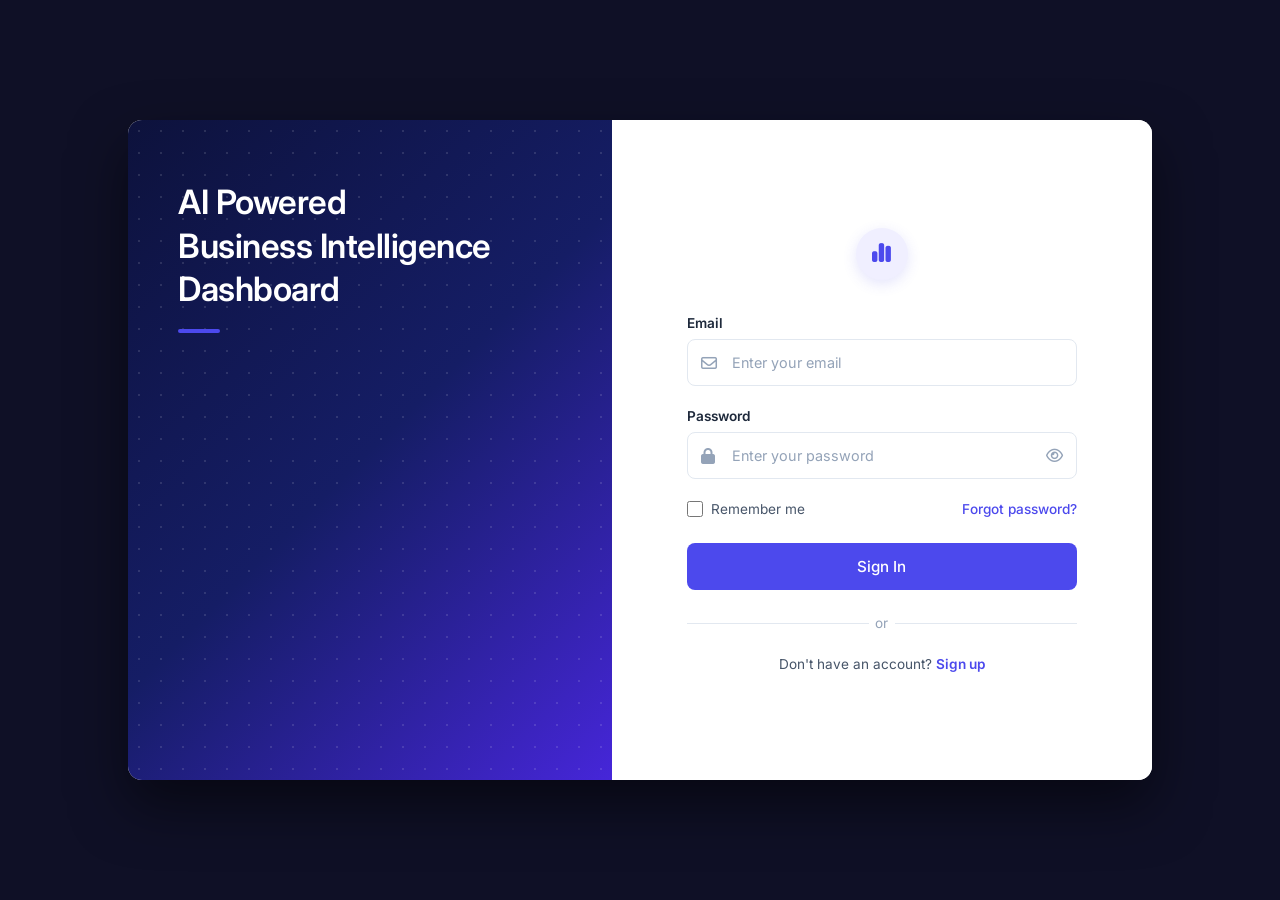
<file: index.html>
<!DOCTYPE html>
<html lang="en">
<head>
    <meta charset="UTF-8">
    <meta name="viewport" content="width=device-width, initial-scale=1.0">
    <title>AI Powered Business Intelligence Dashboard - Sign In</title>
    <link rel="stylesheet" href="https://cdnjs.cloudflare.com/ajax/libs/font-awesome/6.4.0/css/all.min.css">
    <link href="https://fonts.googleapis.com/css2?family=Inter:wght@400;500;600;700&display=swap" rel="stylesheet">
    <link rel="stylesheet" href="style.css">
</head>
<body>

    <div class="login-container">
        <div class="left-panel">
            <div class="branding-content">
                <h2>AI Powered<br>Business Intelligence<br>Dashboard</h2>
                <div class="accent-line"></div>
            </div>
            
            <div class="chart-vector-container">
                <div class="bar-chart-mock">
                    <div class="bar" style="height: 20%"></div>
                    <div class="bar" style="height: 35%"></div>
                    <div class="bar" style="height: 28%"></div>
                    <div class="bar" style="height: 55%"></div>
                    <div class="bar" style="height: 48%"></div>
                    <div class="bar" style="height: 75%"></div>
                    <div class="bar" style="height: 60%"></div>
                    <div class="bar" style="height: 90%"></div>
                </div>
            </div>
        </div>

        <div class="right-panel">
            <div class="form-wrapper">
                
                <div class="logo-container">
                    <div class="logo-icon">
                        <i class="fa-solid fa-chart-simple"></i>
                    </div>
                </div>

                <form id="loginForm">
                    <div class="input-group">
                        <label for="email">Email</label>
                        <div class="input-wrapper">
                            <i class="fa-regular fa-envelope input-icon"></i>
                            <input type="email" id="email" placeholder="Enter your email" required>
                        </div>
                    </div>

                    <div class="input-group">
                        <label for="password">Password</label>
                        <div class="input-wrapper">
                            <i class="fa-solid fa-lock input-icon"></i>
                            <input type="password" id="password" placeholder="Enter your password" required>
                            <i class="fa-regular fa-eye toggle-password" id="togglePassword"></i>
                        </div>
                    </div>

                    <div class="form-options">
                        <label class="remember-me">
                            <input type="checkbox" id="rememberMe">
                            <span class="custom-checkbox"></span>
                            Remember me
                        </label>
                        <a href="#" class="forgot-password">Forgot password?</a>
                    </div>

                    <button type="submit" class="submit-btn">Sign In</button>
                </form>

                <div class="divider">
                    <span>or</span>
                </div>

                <div class="signup-prompt">
                    Don't have an account? <a href="#">Sign up</a>
                </div>

            </div>
        </div>
    </div>

    <script src="script.js"></script>
</body>
</html>
</file>
<file: style.css>
/* Core Structural Layout Configurations */
* {
    margin: 0;
    padding: 0;
    box-sizing: border-box;
    font-family: 'Inter', sans-serif;
}

body {
    background: #0f1026; 
    min-height: 100vh;
    display: flex;
    justify-content: center;
    align-items: center;
    padding: 24px;
}

/* Master Layout Grid Box */
.login-container {
    display: flex;
    width: 100%;
    max-width: 1024px;
    height: 660px;
    background: #ffffff;
    border-radius: 14px;
    overflow: hidden;
    box-shadow: 0 25px 55px rgba(0, 0, 0, 0.5);
}

/* Left Side Branding Layout Block */
.left-panel {
    flex: 1;
    padding: 60px 50px;
    display: flex;
    flex-direction: column;
    justify-content: space-between;
    position: relative;
    color: #ffffff;
    background-image: 
        radial-gradient(rgba(255, 255, 255, 0.12) 1px, transparent 1px),
        linear-gradient(135deg, #0d123c 0%, #151d65 50%, #4626d9 100%);
    background-size: 22px 22px, 100% 100%;
}

.branding-content h2 {
    font-size: 2.1rem;
    font-weight: 600;
    line-height: 1.3;
    margin-bottom: 18px;
    letter-spacing: -0.5px;
}

.accent-line {
    width: 42px;
    height: 4px;
    background-color: #4c49ed;
    border-radius: 2px;
}

/* Bottom Vector Graphic Simulation */
.chart-vector-container {
    width: 100%;
    height: 150px;
    display: flex;
    align-items: flex-end;
    opacity: 0.35;
}

.bar-chart-mock {
    width: 100%;
    display: flex;
    align-items: flex-end;
    gap: 12px;
}

.bar-chart-mock .bar {
    flex: 1;
    background: linear-gradient(to top, rgba(76, 73, 237, 0.2), #4c49ed);
    border-radius: 4px 4px 0 0;
}

/* Right Section Form Processing Interface */
.right-panel {
    flex: 1.2;
    background: #ffffff;
    display: flex;
    justify-content: center;
    align-items: center;
    padding: 40px;
}

.form-wrapper {
    width: 100%;
    max-width: 390px;
}

/* Upper Avatar Circle Elements */
.logo-container {
    display: flex;
    justify-content: center;
    margin-bottom: 35px;
}

.logo-icon {
    width: 52px;
    height: 52px;
    background-color: #f0efff;
    border-radius: 50%;
    display: flex;
    justify-content: center;
    align-items: center;
    color: #4c49ed;
    font-size: 1.35rem;
    box-shadow: 0 4px 14px rgba(76, 73, 237, 0.15);
}

/* Text Input Layout Matrices */
.input-group {
    margin-bottom: 22px;
}

.input-group label {
    display: block;
    font-size: 0.85rem;
    font-weight: 600;
    color: #1e293b;
    margin-bottom: 8px;
}

.input-wrapper {
    position: relative;
    display: flex;
    align-items: center;
    width: 100%;
}

.input-icon {
    position: absolute;
    left: 14px;
    color: #94a3b8;
    font-size: 1rem;
    z-index: 2;
}

.input-wrapper input {
    width: 100%;
    padding: 14px 16px 14px 44px;
    border: 1px solid #e2e8f0;
    border-radius: 8px;
    font-size: 0.9rem;
    color: #334155;
    outline: none;
    transition: all 0.2s ease;
}

.input-wrapper input::placeholder {
    color: #94a3b8;
}

.input-wrapper input:focus {
    border-color: #4c49ed;
    box-shadow: 0 0 0 3px rgba(76, 73, 237, 0.15);
}

.toggle-password {
    position: absolute;
    right: 14px;
    color: #94a3b8;
    cursor: pointer;
    font-size: 0.95rem;
    z-index: 2;
}

/* Auxiliary Options Matrix Row */
.form-options {
    display: flex;
    justify-content: space-between;
    align-items: center;
    margin-bottom: 26px;
    font-size: 0.85rem;
}

.remember-me {
    display: flex;
    align-items: center;
    cursor: pointer;
    color: #475569;
}

.remember-me input {
    margin-right: 8px;
    accent-color: #4c49ed;
    width: 16px;
    height: 16px;
    cursor: pointer;
}

.forgot-password {
    color: #4c49ed;
    text-decoration: none;
    font-weight: 500;
}

.forgot-password:hover {
    text-decoration: underline;
}

/* Call to Action Button */
.submit-btn {
    display: block;
    width: 100%;
    padding: 14px;
    background-color: #4c49ed;
    color: #ffffff;
    border: none;
    border-radius: 8px;
    font-size: 0.95rem;
    font-weight: 500;
    cursor: pointer;
    text-align: center;
    transition: background-color 0.2s ease;
}

.submit-btn:hover {
    background-color: #3b38d3;
}

/* Middle Linear Separator */
.divider {
    display: flex;
    align-items: center;
    text-align: center;
    margin: 25px 0;
    color: #94a3b8;
    font-size: 0.85rem;
}

.divider::before, .divider::after {
    content: '';
    flex: 1;
    border-bottom: 1px solid #e2e8f0;
}

.divider:not(:empty)::before {
    margin-right: .5em;
}

.divider:not(:empty)::after {
    margin-left: .5em;
}

/* Redirect Bottom Elements */
.signup-prompt {
    text-align: center;
    font-size: 0.85rem;
    color: #475569;
}

.signup-prompt a {
    color: #4c49ed;
    text-decoration: none;
    font-weight: 600;
}

.signup-prompt a:hover {
    text-decoration: underline;
}

/* Fluid View Responsive Adjustments */
@media (max-width: 850px) {
    .login-container {
        flex-direction: column;
        height: auto;
    }
    .left-panel {
        padding: 40px 30px;
        gap: 40px;
    }
    .right-panel {
        padding: 40px 20px;
    }
}
</file>
<file: login.css>
/* Core Layout Styling */
* {
    margin: 0;
    padding: 0;
    box-sizing: border-box;
    font-family: 'Inter', sans-serif;
}

body {
    background: #0f1026; 
    min-height: 100vh;
    display: flex;
    justify-content: center;
    align-items: center;
    padding: 24px;
}

/* Master Grid Layout Box */
.login-container {
    display: flex;
    width: 100%;
    max-width: 1024px;
    height: 660px;
    background: #ffffff;
    border-radius: 14px;
    overflow: hidden;
    box-shadow: 0 25px 55px rgba(0, 0, 0, 0.5);
}

/* Left Side Branding Layout Block */
.left-panel {
    flex: 1;
    padding: 60px 50px;
    display: flex;
    flex-direction: column;
    justify-content: space-between;
    position: relative;
    color: #ffffff;
    background-image: 
        radial-gradient(rgba(255, 255, 255, 0.12) 1px, transparent 1px),
        linear-gradient(135deg, #0d123c 0%, #151d65 50%, #4626d9 100%);
    background-size: 22px 22px, 100% 100%;
}

.branding-content h2 {
    font-size: 2.1rem;
    font-weight: 600;
    line-height: 1.3;
    margin-bottom: 18px;
    letter-spacing: -0.5px;
}

.accent-line {
    width: 42px;
    height: 4px;
    background-color: #4c49ed;
    border-radius: 2px;
}

/* Abstract Background Bar Chart Simulation */
.chart-vector-container {
    width: 100%;
    height: 150px;
    display: flex;
    align-items: flex-end;
    opacity: 0.35;
}

.bar-chart-mock {
    width: 100%;
    display: flex;
    align-items: flex-end;
    gap: 12px;
}

.bar-chart-mock .bar {
    flex: 1;
    background: linear-gradient(to top, rgba(76, 73, 237, 0.2), #4c49ed);
    border-radius: 4px 4px 0 0;
}

/* Right Section Form Interface */
.right-panel {
    flex: 1.2;
    background: #ffffff;
    display: flex;
    justify-content: center;
    align-items: center;
    padding: 40px;
}

.form-wrapper {
    width: 100%;
    max-width: 390px;
}

/* Form Top Identity Icon */
.logo-container {
    display: flex;
    justify-content: center;
    margin-bottom: 35px;
}

.logo-icon {
    width: 52px;
    height: 52px;
    background-color: #f0efff;
    border-radius: 50%;
    display: flex;
    justify-content: center;
    align-items: center;
    color: #4c49ed;
    font-size: 1.35rem;
    box-shadow: 0 4px 14px rgba(76, 73, 237, 0.15);
}

/* Form Data Input Row Wrappers */
.input-group {
    margin-bottom: 22px;
}

.input-group label {
    display: block;
    font-size: 0.85rem;
    font-weight: 600;
    color: #1e293b;
    margin-bottom: 8px;
}

.input-wrapper {
    position: relative;
    display: flex;
    align-items: center;
    width: 100%;
}

.input-icon {
    position: absolute;
    left: 14px;
    color: #94a3b8;
    font-size: 1rem;
    z-index: 2;
}

.input-wrapper input {
    width: 100%;
    padding: 14px 16px 14px 44px;
    border: 1px solid #e2e8f0;
    border-radius: 8px;
    font-size: 0.9rem;
    color: #334155;
    outline: none;
    transition: all 0.2s ease;
}

.input-wrapper input::placeholder {
    color: #94a3b8;
}

.input-wrapper input:focus {
    border-color: #4c49ed;
    box-shadow: 0 0 0 3px rgba(76, 73, 237, 0.15);
}

.toggle-password {
    position: absolute;
    right: 14px;
    color: #94a3b8;
    cursor: pointer;
    font-size: 0.95rem;
    z-index: 2;
}

/* Auxiliary Interactive Element Row */
.form-options {
    display: flex;
    justify-content: space-between;
    align-items: center;
    margin-bottom: 26px;
    font-size: 0.85rem;
}

.remember-me {
    display: flex;
    align-items: center;
    cursor: pointer;
    color: #475569;
}

.remember-me input {
    margin-right: 8px;
    accent-color: #4c49ed;
    width: 16px;
    height: 16px;
    cursor: pointer;
}

.forgot-password {
    color: #4c49ed;
    text-decoration: none;
    font-weight: 500;
}

.forgot-password:hover {
    text-decoration: underline;
}

/* Call to Action Primary Execution Control */
.submit-btn {
    display: block;
    width: 100%;
    padding: 14px;
    background-color: #4c49ed;
    color: #ffffff;
    border: none;
    border-radius: 8px;
    font-size: 0.95rem;
    font-weight: 500;
    cursor: pointer;
    text-align: center;
    transition: background-color 0.2s ease;
}

.submit-btn:hover {
    background-color: #3b38d3;
}

/* Visual Middle Linear Break Elements */
.divider {
    display: flex;
    align-items: center;
    text-align: center;
    margin: 25px 0;
    color: #94a3b8;
    font-size: 0.85rem;
}

.divider::before, .divider::after {
    content: '';
    flex: 1;
    border-bottom: 1px solid #e2e8f0;
}

.divider:not(:empty)::before {
    margin-right: .5em;
}

.divider:not(:empty)::after {
    margin-left: .5em;
}

/* Footnote Redirect Anchor Formatting */
.signup-prompt {
    text-align: center;
    font-size: 0.85rem;
    color: #475569;
}

.signup-prompt a {
    color: #4c49ed;
    text-decoration: none;
    font-weight: 600;
}

.signup-prompt a:hover {
    text-decoration: underline;
}

/* Responsive Structural Queries */
@media (max-width: 850px) {
    .login-container {
        flex-direction: column;
        height: auto;
    }
    .left-panel {
        padding: 40px 30px;
        gap: 40px;
    }
    .right-panel {
        padding: 40px 20px;
    }
}
</file>
